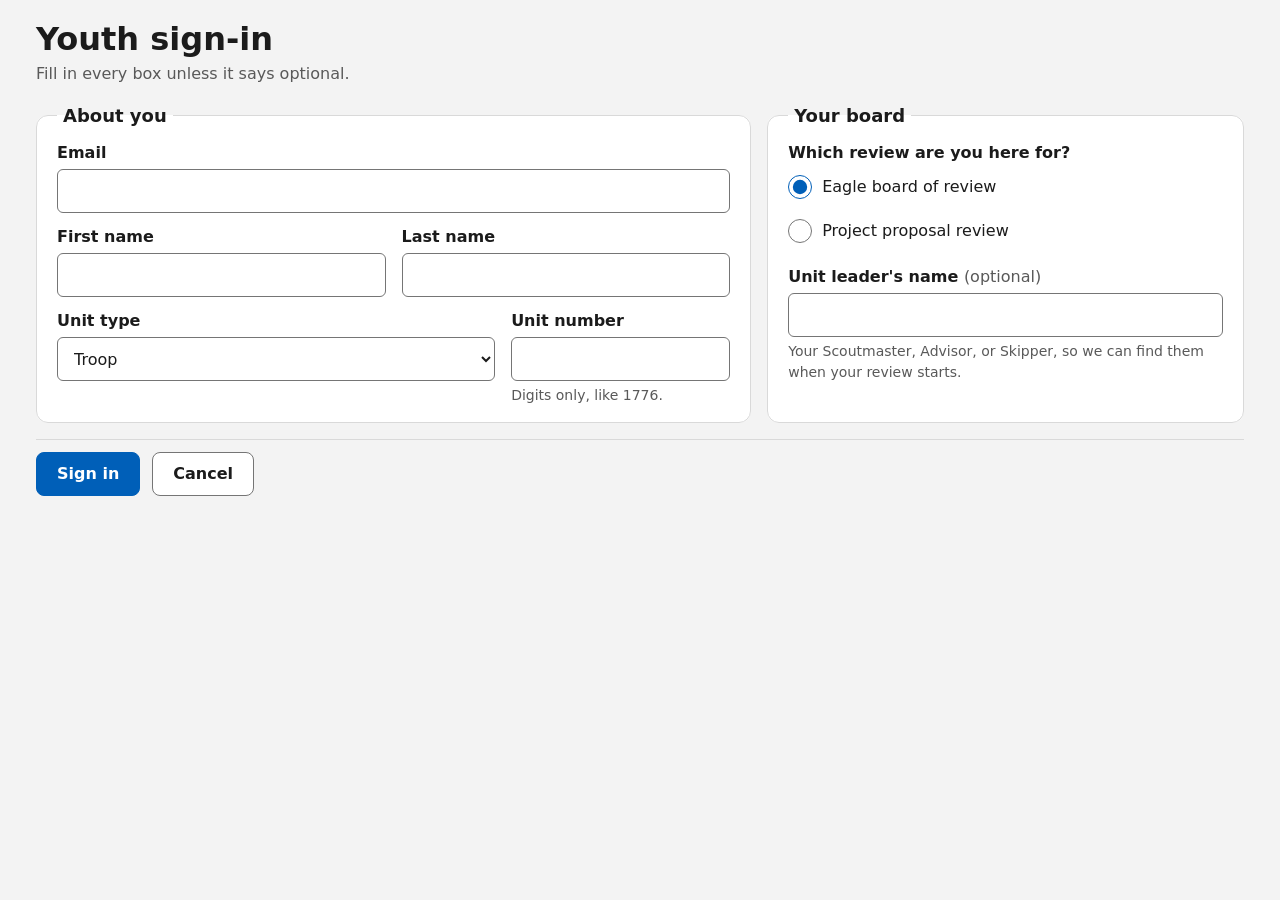
<file: Sources/CheckInServer/Resources/CheckIn/youth_register.html>
<!DOCTYPE html>
<html lang="en">
   <head>
      <meta charset="UTF-8">
      <meta name="viewport" content="width=device-width, initial-scale=1">
      <meta name="color-scheme" content="light dark">
      <title>Youth sign-in: Eagle Boards</title>
      <link rel="stylesheet" href="checkin.css">
      <script src="checkin.js"></script>
   </head>
   <!-- Shared by every version of Eagle Boards (eagleboards-shared/checkin).
        Edit it there, not in a version's copy.

        Labels above their fields, which people complete faster than labels
        beside them. On a laptop the form spreads into columns so all of it,
        and Sign in, fits without scrolling; on a phone it is one column. The
        Sign in bar stays pinned to the bottom of the window either way, for
        anyone who can't scroll with a trackpad. No birthdate and no phone
        number: nothing uses either (SPEC.md D-7, D-8). -->
   <body>
      <main class="page form-page">
         <h1>Youth sign-in</h1>
         <p class="lead">Fill in every box unless it says optional.</p>

         <div id="errorSummary" class="status error" role="alert"></div>

         <form id="signInForm">
            <input type="hidden" name="ID" value="">

            <div class="form-columns">
               <fieldset>
                  <legend>About you</legend>
                  <div class="field">
                     <label for="Email">Email</label>
                     <!-- type="text", not "email": NONE is a legal answer and
                          type="email" would refuse it. inputmode still brings up
                          the @ keyboard on a tablet. -->
                     <input type="text" id="Email" name="Email" required
                            inputmode="email" autocomplete="email" autocapitalize="off" spellcheck="false"
                            data-required="Enter your email, or NONE if you don't have one.">
                  </div>
                  <div class="pair">
                     <div class="field">
                        <label for="First">First name</label>
                        <input type="text" id="First" name="First" required autocomplete="given-name">
                     </div>
                     <div class="field">
                        <label for="Last">Last name</label>
                        <input type="text" id="Last" name="Last" required autocomplete="family-name">
                     </div>
                  </div>
                  <div class="pair unit">
                     <div class="field">
                        <label for="UnitType">Unit type</label>
                        <select id="UnitType" name="UnitType" required>
                           <option value="Troop">Troop</option>
                           <option value="Post">Post</option>
                           <option value="Crew">Crew</option>
                           <option value="Ship">Ship</option>
                        </select>
                     </div>
                     <div class="field">
                        <label for="Unit">Unit number</label>
                        <input type="text" id="Unit" name="Unit" required inputmode="numeric" pattern="[0-9]+"
                               aria-describedby="Unit-hint"
                               data-required="Enter your unit number."
                               data-pattern="Unit number takes digits only, like 1776.">
                        <p class="hint" id="Unit-hint">Digits only, like 1776.</p>
                     </div>
                  </div>
               </fieldset>

               <fieldset>
                  <legend>Your board</legend>
                  <!-- Radio buttons, not a dropdown: two choices, both in view,
                       one click, nothing to open with a trackpad. The values
                       stay "Final" and "Project": they are what is stored, and
                       they match the rooms and the room timers. -->
                  <fieldset class="nested radios">
                     <legend>Which review are you here for?</legend>
                     <label class="check">
                        <input type="radio" name="BoardType" value="Final" id="BoardType" checked>
                        <span>Eagle board of review</span>
                     </label>
                     <label class="check">
                        <input type="radio" name="BoardType" value="Project" id="BoardType-project">
                        <span>Project proposal review</span>
                     </label>
                  </fieldset>
                  <div class="field">
                     <label for="Leader">Unit leader's name <span class="optional">(optional)</span></label>
                     <input type="text" id="Leader" name="Leader" autocomplete="off" aria-describedby="Leader-hint">
                     <p class="hint" id="Leader-hint">Your Scoutmaster, Advisor, or Skipper, so we can find them when your review starts.</p>
                  </div>
               </fieldset>
            </div>

            <div class="action-bar">
               <div class="actions">
                  <button type="submit" class="primary" id="submitButton">Sign in</button>
                  <button type="button" id="cancelButton">Cancel</button>
               </div>
               <p id="formStatus" class="status" role="status"></p>
            </div>
         </form>

         <dialog id="leaveDialog" aria-labelledby="leaveHeading">
            <h2 id="leaveHeading">Leave without signing in?</h2>
            <p>What you've typed here will be cleared.</p>
            <div class="actions">
               <button type="button" class="primary" id="keepButton">Keep signing in</button>
               <button type="button" id="leaveButton">Leave</button>
            </div>
         </dialog>
      </main>
      <script>
         ebSignInForm(document.getElementById("signInForm"), {
            registerPath: "/register-youth",
            lookupPath: "/api/youth-lookup",
            prefill: ["ID", "Last", "First", "UnitType", "Unit", "BoardType", "Leader"],
            send: ["Email", "ID", "Last", "First", "UnitType", "Unit", "BoardType", "Leader"]
         });
      </script>
   </body>
</html>
</file>
<file: Sources/CheckInServer/Resources/CheckIn/checkin.css>
/* ========================================================================
   checkin.css: the check-in pages the tablets at the door load, shared by
   every version of Eagle Boards (see README.md in this folder).

   Built to WCAG 2.2 AA. Every text and control color below is a pair that
   scripts/check-contrast.js measures, in light and in dark; do not add a
   color without adding its pair there. In brief:

     1.4.3  text        4.5:1 or better (all pairs here are 4.5:1+,
                         including the large text that only needs 3:1)
     1.4.11 controls     field borders and the focus ring 3:1 or better
     1.4.1  color        errors and states also say so in words
     1.4.4, 1.4.10, 1.4.12  sizes in rem, one column at 320px, no fixed
                         heights on text, so zoom and text spacing reflow
     2.4.7  focus        a 3px ring on every control, never removed
     2.5.8  targets      every control at least 44px tall
     2.4.11 focus        the pinned Sign in bar never hides the field in
                         focus (scroll-padding-bottom)

   Built for a shared laptop, too: on a laptop-sized window the whole form
   fits without scrolling (the fields spread into columns on a wide screen),
   and Sign in / Cancel stay pinned to the bottom of the window whatever the
   screen, so nobody has to scroll with a trackpad to find them.

   The system's accent color is deliberately not used: a tablet whose owner
   chose yellow would put yellow text on white. The colors are fixed and
   measured instead. Light or dark follows the device (prefers-color-scheme),
   and Windows High Contrast (forced-colors) gets system colors throughout.
   ======================================================================== */

:root {
   color-scheme: light dark;

   --font: system-ui, -apple-system, "Segoe UI Variable Text", "Segoe UI", Roboto, "Helvetica Neue", sans-serif;

   --bg: #f3f3f3;
   --surface: #ffffff;
   --surface-alt: #f7f7f7;
   --text: #1b1b1b;
   --text-2: #595959;
   --divider: #d9d9d9;
   --control-border: #757575;
   --accent: #005fb8;
   --accent-text: #ffffff;
   --accent-fg: #005fb8;
   --focus: #005fb8;
   --error-fg: #a4221c;
   --error-bg: #fdecea;
   --disabled-fg: #6b6b6b;
   --disabled-bg: #ebebeb;
   --backdrop: rgba(0, 0, 0, 0.45);
}

@media (prefers-color-scheme: dark) {
   :root {
      --bg: #1c1c1c;
      --surface: #272727;
      --surface-alt: #2e2e2e;
      --text: #f2f2f2;
      --text-2: #bdbdbd;
      --divider: #3d3d3d;
      --control-border: #9a9a9a;
      --accent: #4cc2ff;
      --accent-text: #000000;
      --accent-fg: #7fd4ff;
      --focus: #7fd4ff;
      --error-fg: #ffb4ab;
      --error-bg: #3f2422;
      --disabled-fg: #a3a3a3;
      --disabled-bg: #333333;
      --backdrop: rgba(0, 0, 0, 0.65);
   }
}

*, *::before, *::after { box-sizing: border-box; }

html { font-size: 100%; scroll-padding-bottom: 7rem; }

body {
   margin: 0;
   min-height: 100vh;
   font: 1rem/1.5 var(--font);
   color: var(--text);
   background: var(--bg);
   accent-color: var(--accent);
   -webkit-text-size-adjust: 100%;
}

a { color: var(--accent-fg); text-underline-offset: 0.15em; }

[hidden] { display: none !important; }

.visually-hidden {
   position: absolute;
   width: 1px; height: 1px;
   margin: -1px; padding: 0;
   overflow: hidden;
   clip: rect(0 0 0 0);
   white-space: nowrap;
   border: 0;
}

/* 2.4.7: one visible focus ring for everything, 3px, offset so it never sits
   on the same color as a filled button. */
:focus-visible {
   outline: 3px solid var(--focus);
   outline-offset: 2px;
}

.page {
   max-width: 60rem;
   margin: 0 auto;
   padding: 2rem 1.25rem 3rem;
}

/* A form uses the width a laptop has: one column on a phone, two or three
   on a wider screen, so the whole form fits without scrolling. */
.form-page { max-width: 78rem; padding-top: 1.25rem; padding-bottom: 0; }
.form-page h1 { margin-top: 0; font-size: clamp(1.625rem, 3.5vw, 2rem); }
.form-page .lead { margin-bottom: 1rem; font-size: 1rem; }

.form-columns { display: grid; grid-template-columns: 1fr; gap: 1rem; }
.form-columns > fieldset { margin: 0; }
@media (min-width: 52rem) {
   .form-columns { grid-template-columns: 3fr 2fr; }
   .form-columns.three > :last-child { grid-column: 1 / -1; }
}
@media (min-width: 60rem) {
   .form-columns.three { grid-template-columns: 5fr 3fr 3fr; }
   .form-columns.three > :last-child { grid-column: auto; }
}

h1 {
   margin: 0.5rem 0 0.25rem;
   font-size: clamp(1.75rem, 5vw, 2.75rem);
   line-height: 1.2;
}
.welcome h1, .welcome .lead { text-align: center; }
h2 { margin: 0; font-size: 1.25rem; line-height: 1.3; }
h3 { margin: 0; font-size: 1.125rem; line-height: 1.3; }

.lead {
   margin: 0 0 1.75rem;
   font-size: clamp(1.0625rem, 2.4vw, 1.25rem);
   color: var(--text-2);
}

.hint { margin: 0.25rem 0 0; font-size: 0.875rem; color: var(--text-2); }

/* ---------------------------------------------------------- welcome page */
.choices {
   display: grid;
   grid-template-columns: repeat(auto-fit, minmax(15rem, 1fr));
   gap: 1rem;
   margin: 0 0 2rem;
}

/* The two ways in are links (they go to another page), drawn as big tiles,
   both alike: when one was filled, people took it for already chosen. */
.choice {
   display: flex;
   flex-direction: column;
   justify-content: center;
   gap: 0.25rem;
   min-height: 7.5rem;
   padding: 1.25rem 1.5rem;
   border: 2px solid var(--control-border);
   border-radius: 0.75rem;
   background: var(--surface);
   color: var(--text);
   text-decoration: none;
}
.choice-title { font-size: 1.625rem; font-weight: 700; line-height: 1.2; }
.choice-detail { font-size: 1rem; color: var(--text-2); }
.choice:hover { background: var(--surface-alt); }

.lists {
   display: grid;
   grid-template-columns: repeat(auto-fit, minmax(17rem, 1fr));
   gap: 1rem;
}

.card {
   background: var(--surface);
   border: 1px solid var(--divider);
   border-radius: 0.75rem;
   padding: 1rem 1.25rem 1.25rem;
}
.card-head {
   display: flex;
   flex-wrap: wrap;
   align-items: center;
   justify-content: space-between;
   gap: 0.5rem;
   margin-bottom: 0.5rem;
}

.list-scroll { max-height: 22rem; overflow-y: auto; }

table { width: 100%; border-collapse: collapse; font-size: 1rem; }
th {
   text-align: left;
   font-size: 0.875rem;
   font-weight: 600;
   color: var(--text-2);
   padding: 0.25rem 0.5rem 0.375rem 0;
   border-bottom: 1px solid var(--divider);
}
td { padding: 0.5rem 0.5rem 0.5rem 0; border-bottom: 1px solid var(--divider); vertical-align: top; }
td.time { color: var(--text-2); white-space: nowrap; }
.empty { margin: 0.5rem 0 0; color: var(--text-2); }

.lists-heading { margin: 1.5rem 0 0.75rem; }

/* ------------------------------------------------------------------ forms */
form { margin: 0; }

fieldset {
   margin: 0 0 1rem;
   padding: 0.75rem 1.25rem 1rem;
   background: var(--surface);
   border: 1px solid var(--divider);
   border-radius: 0.75rem;
}
legend {
   padding: 0 0.375rem;
   font-size: 1.125rem;
   font-weight: 700;
}

fieldset.nested {
   margin: 1rem 0 0;
   padding: 0;
   background: none;
   border: 0;
   border-radius: 0;
}
fieldset.nested > legend { padding: 0; font-size: 1rem; font-weight: 600; }
fieldset.radios { margin: 0 0 0.75rem; }
fieldset.radios .check { padding: 0.375rem 0; }

.field { margin: 0 0 0.75rem; }
.field:last-child { margin-bottom: 0; }
.field > label, .field-label {
   display: block;
   margin: 0 0 0.25rem;
   font-weight: 600;
}
.optional { font-weight: 400; color: var(--text-2); }

.pair { display: grid; grid-template-columns: 1fr 1fr; gap: 0 1rem; }
.pair.unit { grid-template-columns: 2fr 1fr; }
@media (max-width: 30rem) {
   .pair, .pair.unit { grid-template-columns: 1fr; }
}

input[type=text], input[type=tel], input[type=email], input[type=search], select {
   display: block;
   width: 100%;
   min-height: 2.75rem;
   padding: 0.5rem 0.75rem;
   font: inherit;
   color: var(--text);
   background: var(--surface);
   border: 1px solid var(--control-border);
   border-radius: 0.375rem;
}
input:disabled, select:disabled {
   color: var(--disabled-fg);
   background: var(--disabled-bg);
   border-style: dashed;
}
input[aria-invalid=true], select[aria-invalid=true] {
   border: 2px solid var(--error-fg);
}

.field-error {
   display: flex;
   gap: 0.375rem;
   margin: 0.375rem 0 0;
   font-weight: 600;
   color: var(--error-fg);
}
.field-error::before { content: "\26A0\FE0E"; } /* warning sign, as text */

.check {
   display: flex;
   align-items: flex-start;
   gap: 0.625rem;
   min-height: 2.75rem;
   padding: 0.5rem 0;
   cursor: pointer;
}
.check input { flex: 0 0 auto; width: 1.375rem; height: 1.375rem; margin: 0.125rem 0 0; }
.check input[type=radio] { width: 1.5rem; height: 1.5rem; margin: 0; }
.check:has(input[type=radio]) { align-items: center; }

.choice-list {
   max-height: 8.5rem;
   overflow-y: auto;
   margin-top: 0.5rem;
   padding: 0 0.75rem;
   border: 1px solid var(--control-border);
   border-radius: 0.375rem;
}
.choice-list .check + .check { border-top: 1px solid var(--divider); }

/* ---------------------------------------------------------------- buttons */
button, .button {
   display: inline-flex;
   align-items: center;
   justify-content: center;
   min-height: 2.75rem;
   padding: 0.5rem 1.25rem;
   font: inherit;
   font-weight: 600;
   color: var(--text);
   background: var(--surface);
   border: 1px solid var(--control-border);
   border-radius: 0.5rem;
   text-decoration: none;
   cursor: pointer;
}
button:hover, .button:hover { background: var(--surface-alt); }
button.primary, .button.primary {
   color: var(--accent-text);
   background: var(--accent);
   border-color: var(--accent);
}
button.primary:hover, .button.primary:hover { background: var(--accent); text-decoration: underline; }
button:disabled { color: var(--disabled-fg); background: var(--disabled-bg); border-color: var(--disabled-bg); cursor: default; text-decoration: none; }

.actions { display: flex; flex-wrap: wrap; gap: 0.75rem; margin: 1.5rem 0 0; }

/* Sign in and Cancel, pinned to the bottom of the window, with the
   "Signing you in..." and failure messages right beside them. */
.action-bar {
   position: sticky;
   bottom: 0;
   z-index: 2;
   display: flex;
   flex-wrap: wrap;
   align-items: center;
   gap: 0.75rem 1.5rem;
   margin-top: 1rem;
   padding: 0.75rem 0 1rem;
   background: var(--bg);
   border-top: 1px solid var(--divider);
}
.action-bar .actions { margin: 0; }
.action-bar .status { margin: 0; flex: 1 1 18rem; }
.action-bar .status:empty { flex-basis: 0; }

/* --------------------------------------------------- messages (4.1.3) */
/* Live regions stay in the page when empty (only collapsed), so a screen
   reader is already listening when a message arrives. */
.status {
   margin: 1rem 0 0;
   padding: 0.75rem 1rem;
   border-radius: 0.5rem;
   border: 1px solid var(--divider);
   background: var(--surface);
}
.status.error { color: var(--error-fg); background: var(--error-bg); border-color: var(--error-fg); font-weight: 600; }
.status:empty { margin: 0; padding: 0; border: 0; }
.status ul { margin: 0.5rem 0 0; padding-left: 1.25rem; }
.status p { margin: 0; }
.status a { color: inherit; }

/* ------------------------------------------------------------------ dialog */
dialog {
   max-width: min(30rem, calc(100vw - 2rem));
   padding: 1.5rem;
   color: var(--text);
   background: var(--surface);
   border: 1px solid var(--control-border);
   border-radius: 0.75rem;
}
dialog::backdrop { background: var(--backdrop); }
dialog h2 { font-size: 1.25rem; }
dialog p { margin: 0.5rem 0 0; }

/* ------------------------------------------- Windows High Contrast (forced) */
@media (forced-colors: active) {
   .choice, .card, fieldset, button, .button, dialog, .status { border: 1px solid CanvasText; }
   button.primary, .button.primary { border: 3px solid Highlight; }
   :focus-visible { outline-color: Highlight; }
}

@media (prefers-reduced-motion: reduce) {
   * { scroll-behavior: auto !important; }
}
</file>
